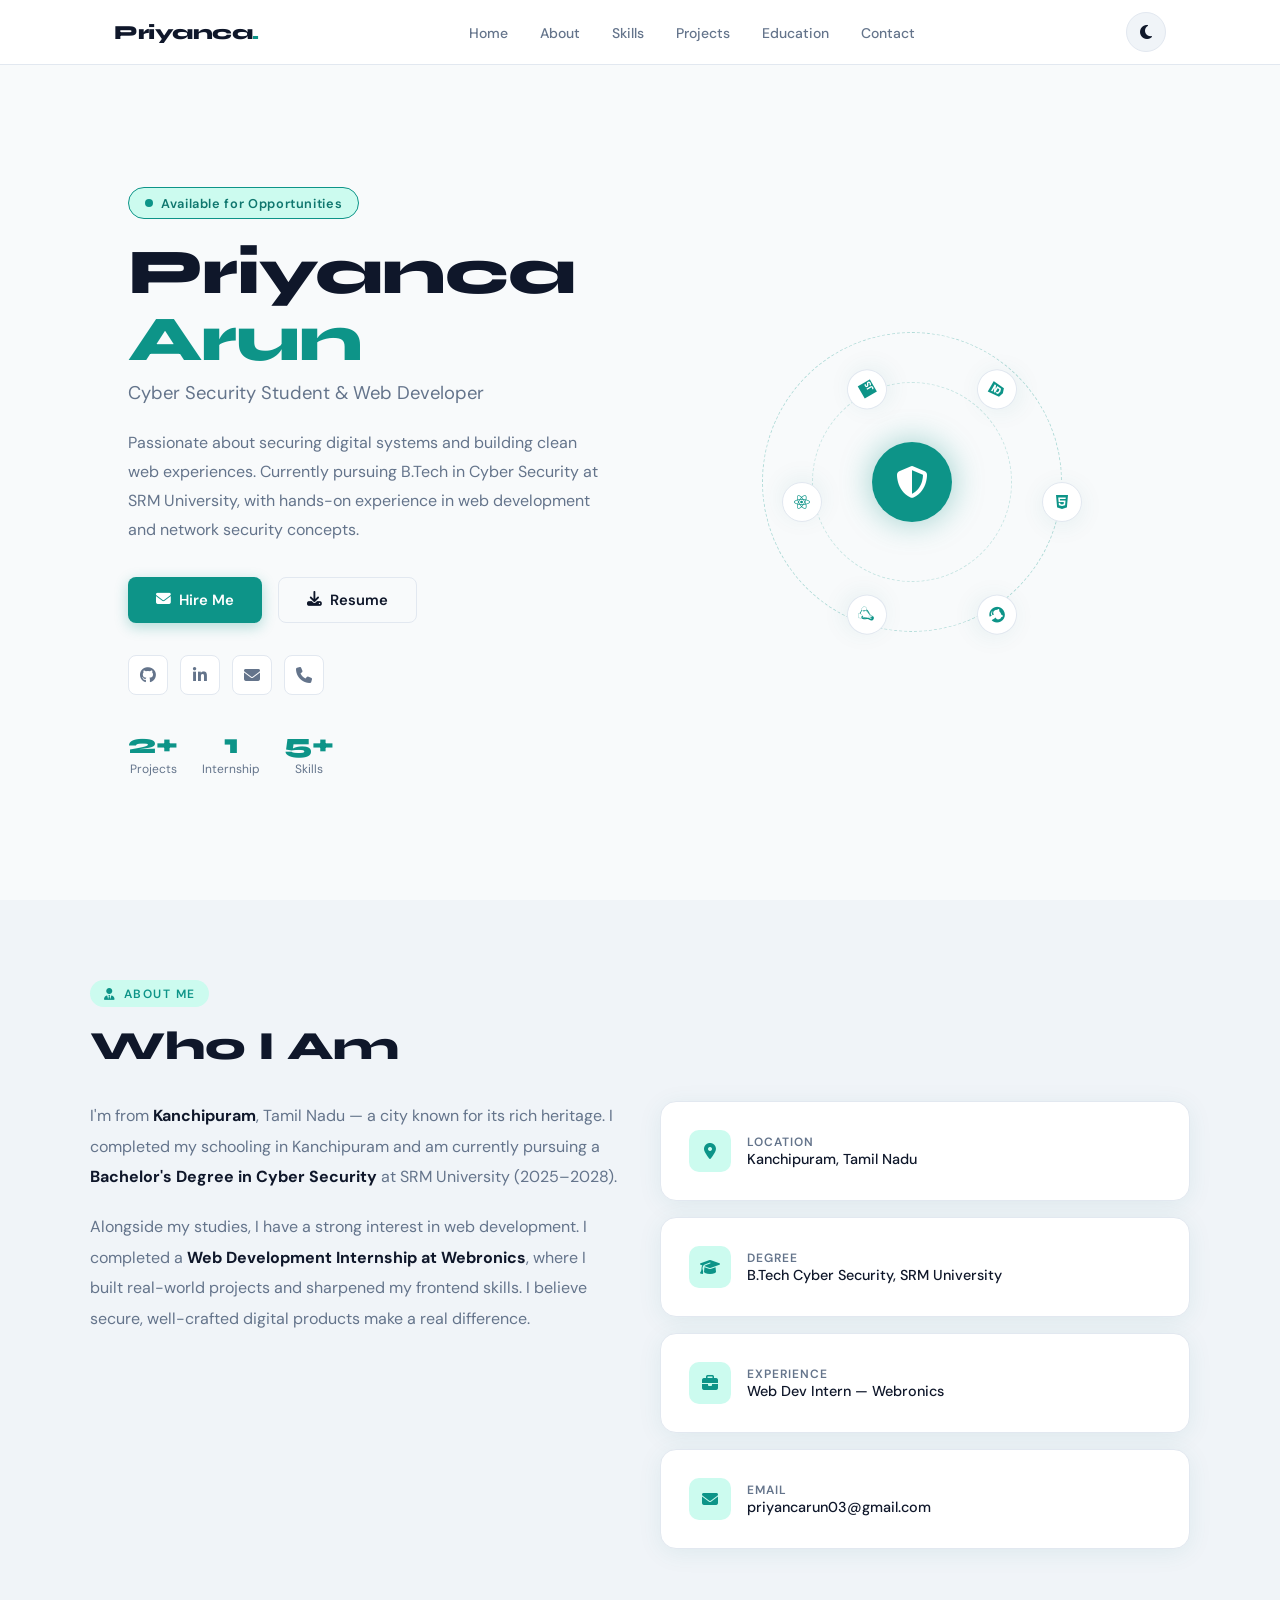
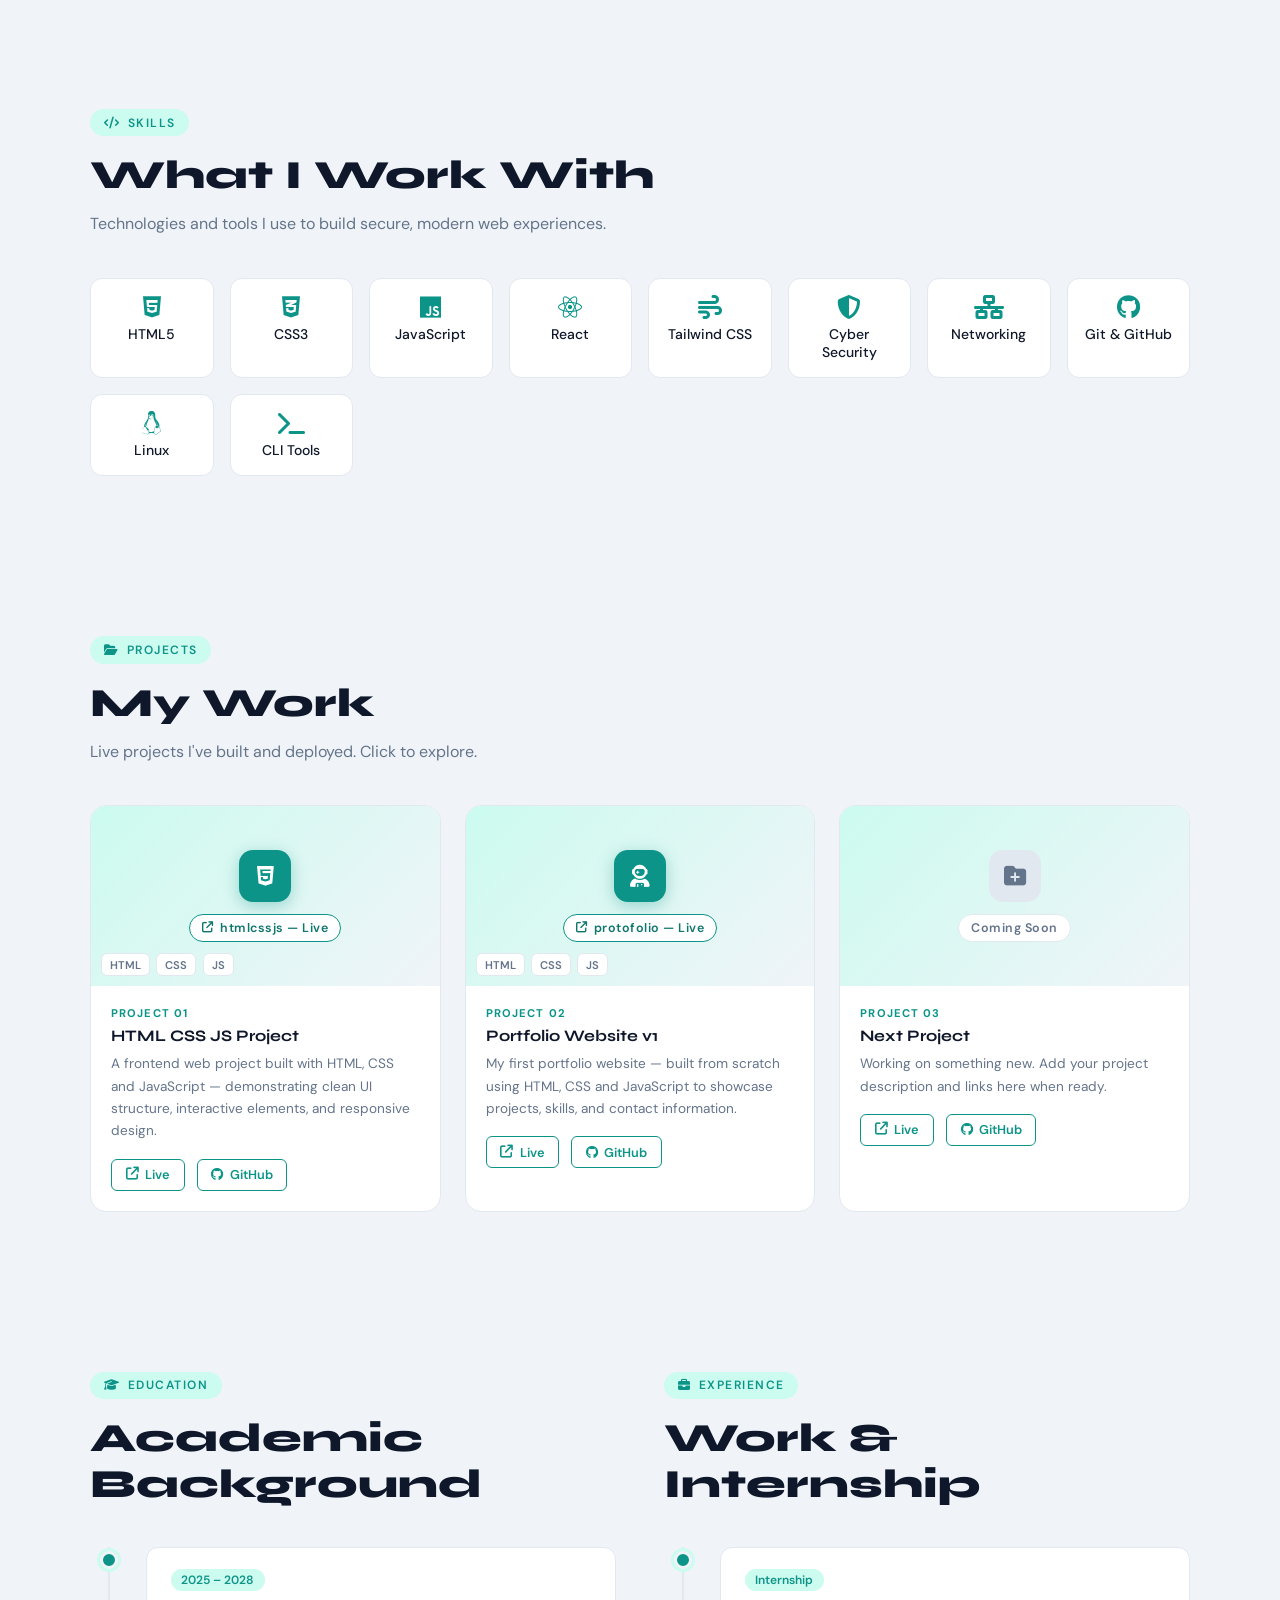
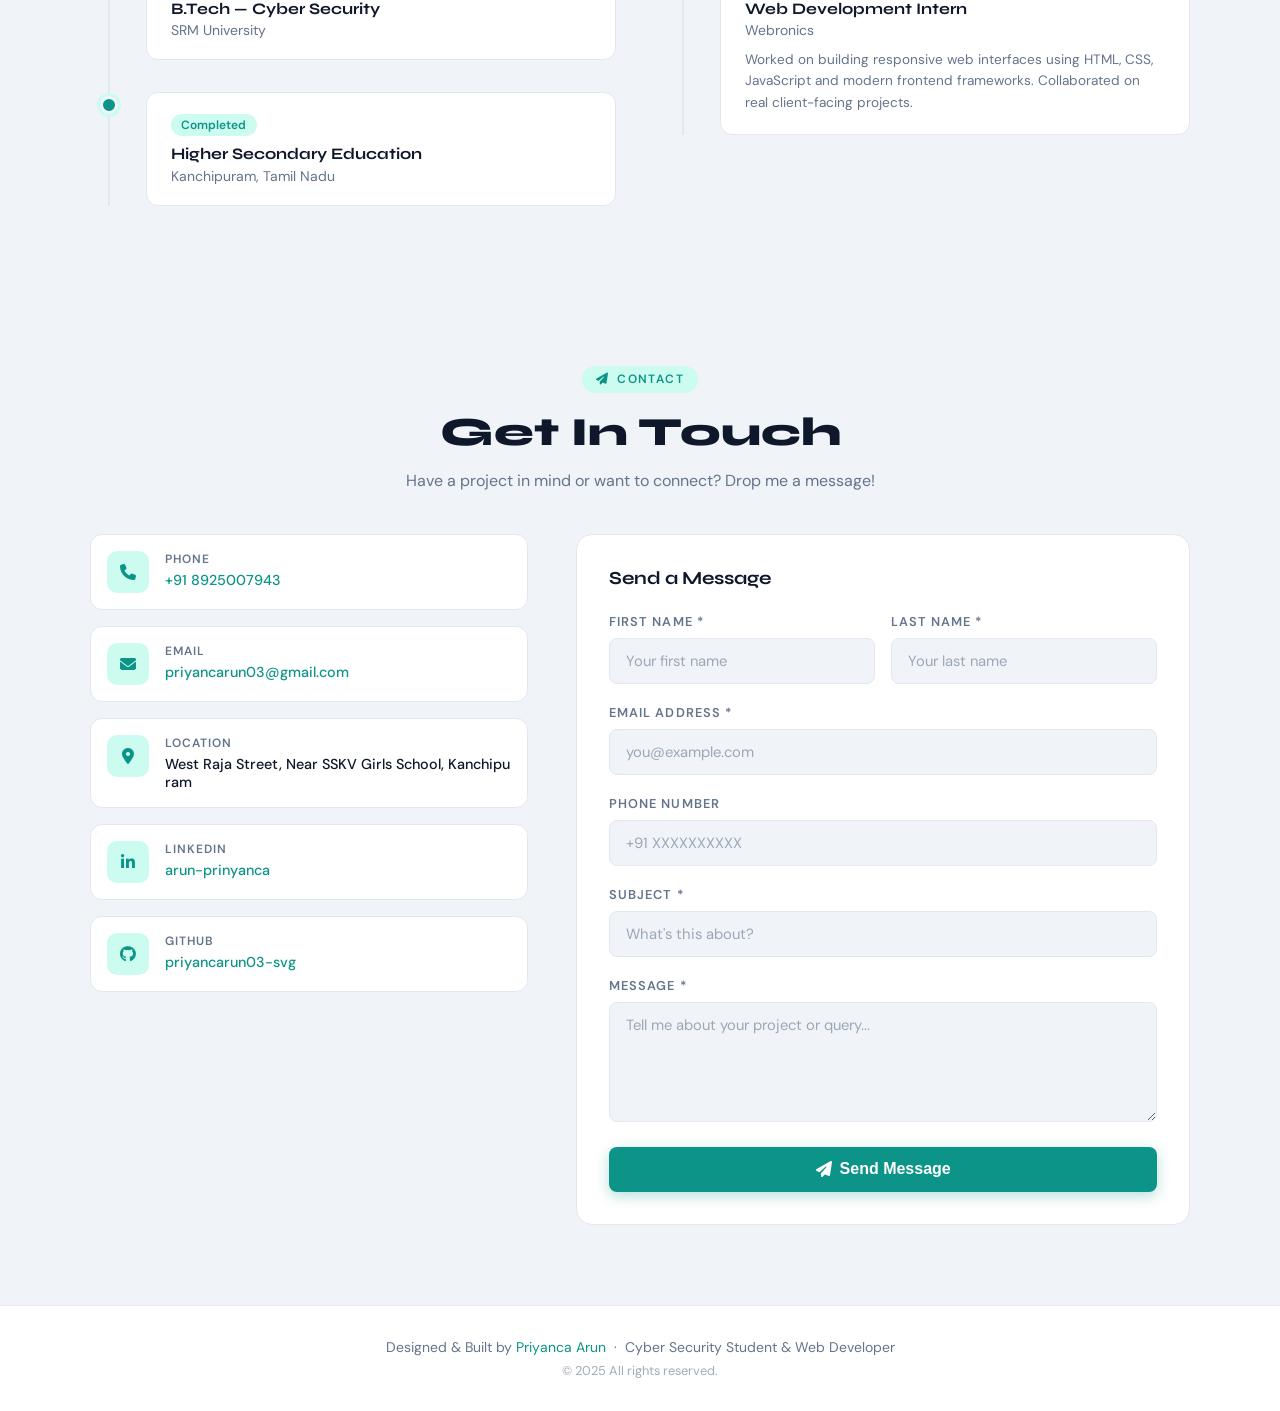
<file: index.html>
<!DOCTYPE html>
<html lang="en">
<head>
  <meta charset="UTF-8" />
  <meta name="viewport" content="width=device-width, initial-scale=1.0" />
  <title>Priyanca Arun | Cyber Security</title>
  <link href="https://fonts.googleapis.com/css2?family=Syne:wght@400;600;700;800&family=DM+Sans:ital,wght@0,300;0,400;0,500;1,300&display=swap" rel="stylesheet" />
  <link rel="stylesheet" href="https://cdnjs.cloudflare.com/ajax/libs/font-awesome/6.5.0/css/all.min.css" />
  <style>
    :root {
      --bg:#f8fafb; --surface:#ffffff; --surface2:#f0f4f8;
      --border:#e2e8f0; --text:#0f172a; --text-muted:#64748b;
      --accent:#0d9488; --accent-light:#ccfbef; --accent-dark:#0f766e;
      --card-shadow:0 4px 24px rgba(15,118,110,0.08);
    }
    [data-theme="dark"] {
      --bg:#0a0f1a; --surface:#111827; --surface2:#1a2235;
      --border:#1e293b; --text:#f1f5f9; --text-muted:#94a3b8;
      --accent:#2dd4bf; --accent-light:#134e4a; --accent-dark:#5eead4;
      --card-shadow:0 4px 24px rgba(45,212,191,0.10);
    }
    *{box-sizing:border-box;margin:0;padding:0;}
    html{scroll-behavior:smooth;}
    body{font-family:'DM Sans',sans-serif;background:var(--bg);color:var(--text);transition:background .4s,color .4s;overflow-x:hidden;}
    ::-webkit-scrollbar{width:6px;} ::-webkit-scrollbar-track{background:var(--bg);} ::-webkit-scrollbar-thumb{background:var(--accent);border-radius:99px;}

    /* NAV */
    nav{position:fixed;top:0;left:0;right:0;background:var(--surface);border-bottom:1px solid var(--border);z-index:100;backdrop-filter:blur(12px);}
    .nav-inner{max-width:1100px;margin:0 auto;padding:0 1.5rem;height:64px;display:flex;align-items:center;justify-content:space-between;}
    .nav-logo{font-family:'Syne',sans-serif;font-weight:800;font-size:1.25rem;color:var(--text);letter-spacing:-.5px;}
    .nav-logo span{color:var(--accent);}
    .nav-links{display:flex;gap:2rem;list-style:none;}
    .nav-links a{font-size:.875rem;font-weight:500;color:var(--text-muted);text-decoration:none;transition:color .2s;position:relative;}
    .nav-links a::after{content:'';position:absolute;bottom:-4px;left:0;width:0;height:2px;background:var(--accent);transition:width .3s;}
    .nav-links a:hover{color:var(--accent);}
    .nav-links a:hover::after{width:100%;}
    .nav-controls{display:flex;gap:.5rem;align-items:center;flex-shrink:0;}
    #themeBtn{width:40px;height:40px;border-radius:50%;border:1.5px solid var(--border);background:var(--surface2);color:var(--text);cursor:pointer;display:flex;align-items:center;justify-content:center;font-size:1rem;transition:all .2s;flex-shrink:0;}
    #themeBtn:hover{border-color:var(--accent);color:var(--accent);}
    #menuBtn{display:none;width:40px;height:40px;border-radius:8px;border:1.5px solid var(--border);background:var(--surface2);color:var(--text);cursor:pointer;align-items:center;justify-content:center;font-size:1rem;flex-shrink:0;}

    /* MOBILE MENU — max-height slide, position:fixed, zero layout shift */
    #mobileMenu{
      position:fixed;top:64px;left:0;right:0;
      background:var(--surface);
      border-bottom:1px solid var(--border);
      z-index:99;
      max-height:0;
      overflow:hidden;
      transition:max-height .35s cubic-bezier(.4,0,.2,1);
    }
    #mobileMenu.open{ max-height:360px; }
    #mobileMenu a{display:block;font-size:1rem;font-weight:500;color:var(--text-muted);text-decoration:none;padding:.65rem 1.5rem;border-bottom:1px solid var(--border);transition:color .2s,background .2s;}
    #mobileMenu a:last-child{border-bottom:none;}
    #mobileMenu a:hover{color:var(--accent);background:var(--surface2);}

    /* LAYOUT */
    main{padding-top:64px;}
    section{padding:5rem 1.5rem;position:relative;z-index:1;}
    .container{max-width:1100px;margin:0 auto;}
    .section-label{display:inline-flex;align-items:center;gap:.5rem;font-size:.75rem;font-weight:600;letter-spacing:.12em;text-transform:uppercase;color:var(--accent);background:var(--accent-light);padding:.35rem .85rem;border-radius:99px;margin-bottom:1rem;}
    .section-title{font-family:'Syne',sans-serif;font-size:clamp(1.75rem,4vw,2.5rem);font-weight:800;color:var(--text);line-height:1.15;margin-bottom:.75rem;}
    .section-sub{color:var(--text-muted);font-size:1rem;max-width:540px;line-height:1.7;}

    /* HERO */
    #hero{min-height:calc(100vh - 64px);display:flex;align-items:center;background:var(--bg);padding:4rem 1.5rem;}
    .hero-grid{display:grid;grid-template-columns:1fr 1fr;gap:4rem;align-items:center;}
    .hero-badge{display:inline-flex;align-items:center;gap:.5rem;background:var(--accent-light);color:var(--accent-dark);border:1px solid var(--accent);padding:.4rem 1rem;border-radius:99px;font-size:.8rem;font-weight:600;letter-spacing:.05em;margin-bottom:1.25rem;}
    .hero-badge::before{content:'';width:8px;height:8px;border-radius:50%;background:var(--accent);animation:pulse 1.8s infinite;}
    @keyframes pulse{0%,100%{opacity:1;transform:scale(1);}50%{opacity:.5;transform:scale(1.4);}}
    .hero-name{font-family:'Syne',sans-serif;font-size:clamp(2.5rem,6vw,4rem);font-weight:800;color:var(--text);line-height:1.05;letter-spacing:-1px;margin-bottom:.5rem;}
    .hero-name span{color:var(--accent);}
    .hero-role{font-size:1.15rem;color:var(--text-muted);font-weight:400;margin-bottom:1.5rem;}
    .hero-desc{color:var(--text-muted);font-size:1rem;line-height:1.8;margin-bottom:2rem;max-width:480px;}
    .hero-cta{display:flex;gap:1rem;flex-wrap:wrap;}
    .btn-primary{display:inline-flex;align-items:center;gap:.5rem;background:var(--accent);color:#fff;padding:.75rem 1.75rem;border-radius:8px;font-weight:600;font-size:.925rem;text-decoration:none;border:none;cursor:pointer;transition:all .2s;box-shadow:0 4px 14px rgba(13,148,136,.3);}
    .btn-primary:hover{background:var(--accent-dark);transform:translateY(-2px);box-shadow:0 8px 20px rgba(13,148,136,.4);}
    .btn-outline{display:inline-flex;align-items:center;gap:.5rem;background:transparent;color:var(--text);padding:.75rem 1.75rem;border-radius:8px;font-weight:600;font-size:.925rem;text-decoration:none;border:1.5px solid var(--border);cursor:pointer;transition:all .2s;}
    .btn-outline:hover{border-color:var(--accent);color:var(--accent);transform:translateY(-2px);}
    .hero-socials{display:flex;gap:.75rem;margin-top:2rem;}
    .social-link{width:40px;height:40px;border-radius:8px;border:1.5px solid var(--border);background:var(--surface);color:var(--text-muted);display:flex;align-items:center;justify-content:center;font-size:1rem;text-decoration:none;transition:all .2s;}
    .social-link:hover{border-color:var(--accent);color:var(--accent);transform:translateY(-2px);}
    .hero-visual{display:flex;justify-content:center;align-items:center;}
    .hero-visual-inner{position:relative;width:300px;height:300px;}
    .hv-ring{position:absolute;border-radius:50%;border:1.5px dashed var(--accent);opacity:.3;top:50%;left:50%;transform:translate(-50%,-50%);}
    .hv-ring-1{width:300px;height:300px;animation:spin 18s linear infinite;}
    .hv-ring-2{width:200px;height:200px;animation:spin 12s linear infinite reverse;opacity:.2;}
    @keyframes spin{to{transform:translate(-50%,-50%) rotate(360deg);}}
    .hv-center{position:absolute;top:50%;left:50%;transform:translate(-50%,-50%);width:80px;height:80px;border-radius:50%;background:var(--accent);display:flex;align-items:center;justify-content:center;color:#fff;font-size:2rem;box-shadow:0 0 32px rgba(13,148,136,.4);}
    .hv-orbit{position:absolute;top:50%;left:50%;width:0;height:0;}
    .hv-orbit span{position:absolute;width:40px;height:40px;border-radius:50%;background:var(--surface);border:1.5px solid var(--border);display:flex;align-items:center;justify-content:center;color:var(--accent);font-size:1rem;transform:rotate(calc(-1 * var(--deg))) translateX(130px);animation:counter-spin 10s linear infinite var(--delay);box-shadow:var(--card-shadow);}
    @keyframes counter-spin{to{transform:rotate(calc(-1 * var(--deg) - 360deg)) translateX(130px);}}
    .hero-stats{display:flex;gap:1.5rem;margin-top:2rem;}
    .stat-item{text-align:center;}
    .stat-num{font-family:'Syne',sans-serif;font-size:1.75rem;font-weight:800;color:var(--accent);}
    .stat-label{font-size:.75rem;color:var(--text-muted);}

    /* CARDS */
    .card{background:var(--surface);border:1px solid var(--border);border-radius:16px;padding:1.75rem;box-shadow:var(--card-shadow);transition:transform .25s,box-shadow .25s,border-color .25s;}
    .card:hover{transform:translateY(-4px);box-shadow:0 12px 32px rgba(13,148,136,.14);border-color:var(--accent);}
    .contact-icon{width:42px;height:42px;border-radius:10px;background:var(--accent-light);color:var(--accent);display:flex;align-items:center;justify-content:center;font-size:1rem;flex-shrink:0;}

    /* SKILLS */
    #skills{background:var(--surface2);}
    .skills-grid{display:grid;grid-template-columns:repeat(auto-fill,minmax(120px,1fr));gap:1rem;margin-top:2.5rem;}
    .skill-chip{background:var(--surface);border:1px solid var(--border);border-radius:12px;padding:1rem .75rem;text-align:center;font-size:.875rem;font-weight:500;color:var(--text);transition:all .25s;cursor:default;}
    .skill-chip i{display:block;font-size:1.5rem;margin-bottom:.4rem;color:var(--accent);}
    .skill-chip:hover{background:var(--accent);color:#fff;border-color:var(--accent);transform:translateY(-3px);box-shadow:0 6px 16px rgba(13,148,136,.25);}
    .skill-chip:hover i{color:#fff;}

    /* PROJECTS */
    .projects-grid{display:grid;grid-template-columns:repeat(auto-fill,minmax(320px,1fr));gap:1.5rem;margin-top:2.5rem;}
    .project-card{background:var(--surface);border:1px solid var(--border);border-radius:16px;overflow:hidden;transition:all .25s;}
    .project-card:hover{transform:translateY(-5px);box-shadow:0 16px 40px rgba(13,148,136,.15);border-color:var(--accent);}
    .project-preview{height:180px;background:var(--surface2);display:flex;align-items:center;justify-content:center;overflow:hidden;position:relative;}
    .project-banner{width:100%;height:100%;display:flex;flex-direction:column;align-items:center;justify-content:center;gap:.75rem;text-decoration:none;position:relative;overflow:hidden;}
    .project-banner::before{content:'';position:absolute;inset:0;background:linear-gradient(135deg,var(--accent-light) 0%,var(--surface2) 100%);}
    .project-banner-icon{position:relative;z-index:1;width:52px;height:52px;border-radius:14px;background:var(--accent);display:flex;align-items:center;justify-content:center;color:#fff;font-size:1.4rem;box-shadow:0 4px 16px rgba(13,148,136,.35);}
    .project-banner-label{position:relative;z-index:1;display:flex;align-items:center;gap:.4rem;font-size:.78rem;font-weight:600;color:var(--accent-dark);background:var(--surface);padding:.3rem .75rem;border-radius:99px;border:1px solid var(--accent);letter-spacing:.04em;}
    [data-theme="dark"] .project-banner-label{color:var(--accent);}
    .project-banner-chips{position:absolute;bottom:10px;left:10px;display:flex;gap:.4rem;z-index:1;}
    .project-banner-chip{font-size:.7rem;font-weight:600;background:var(--surface);color:var(--text-muted);padding:.2rem .5rem;border-radius:6px;border:1px solid var(--border);}
    .project-body{padding:1.25rem;}
    .project-num{font-size:.7rem;font-weight:700;letter-spacing:.1em;text-transform:uppercase;color:var(--accent);margin-bottom:.4rem;}
    .project-title{font-family:'Syne',sans-serif;font-size:1rem;font-weight:700;color:var(--text);margin-bottom:.5rem;}
    .project-desc{font-size:.85rem;color:var(--text-muted);line-height:1.65;margin-bottom:1rem;}
    .project-links{display:flex;gap:.75rem;}
    .project-link{display:inline-flex;align-items:center;gap:.4rem;font-size:.8rem;font-weight:600;color:var(--accent);text-decoration:none;padding:.4rem .85rem;border:1px solid var(--accent);border-radius:6px;transition:all .2s;}
    .project-link:hover{background:var(--accent);color:#fff;}

    /* TIMELINE */
    #education{background:var(--surface2);}
    .timeline{margin-top:2.5rem;position:relative;}
    .timeline::before{content:'';position:absolute;left:18px;top:0;bottom:0;width:2px;background:var(--border);}
    .timeline-item{padding-left:56px;position:relative;margin-bottom:2rem;}
    .timeline-item:last-child{margin-bottom:0;}
    .timeline-dot{position:absolute;left:10px;top:4px;width:18px;height:18px;border-radius:50%;background:var(--accent);border:3px solid var(--surface2);box-shadow:0 0 0 3px var(--accent-light);}
    .timeline-card{background:var(--surface);border:1px solid var(--border);border-radius:12px;padding:1.25rem 1.5rem;transition:border-color .2s,box-shadow .2s;}
    .timeline-card:hover{border-color:var(--accent);box-shadow:var(--card-shadow);}
    .timeline-date{display:inline-block;font-size:.75rem;font-weight:600;color:var(--accent);background:var(--accent-light);padding:.2rem .65rem;border-radius:99px;margin-bottom:.5rem;}
    .timeline-title{font-family:'Syne',sans-serif;font-size:1rem;font-weight:700;color:var(--text);}
    .timeline-sub{font-size:.875rem;color:var(--text-muted);margin-top:.2rem;}

    /* CONTACT */
    .contact-grid{display:grid;grid-template-columns:1fr 1.4fr;gap:3rem;margin-top:2.5rem;align-items:start;}
    .contact-info-item{display:flex;align-items:flex-start;gap:1rem;padding:1rem;background:var(--surface);border:1px solid var(--border);border-radius:12px;margin-bottom:1rem;transition:border-color .2s;}
    .contact-info-item:hover{border-color:var(--accent);}
    .contact-info-label{font-size:.75rem;font-weight:600;text-transform:uppercase;letter-spacing:.08em;color:var(--text-muted);margin-bottom:.25rem;}
    .contact-info-value{font-size:.9rem;font-weight:500;color:var(--text);word-break:break-all;}
    .contact-info-value a{color:var(--accent);text-decoration:none;}
    .contact-info-value a:hover{text-decoration:underline;}
    .contact-form{background:var(--surface);border:1px solid var(--border);border-radius:16px;padding:2rem;}
    .form-group{margin-bottom:1.25rem;}
    .form-label{display:block;font-size:.8rem;font-weight:600;text-transform:uppercase;letter-spacing:.08em;color:var(--text-muted);margin-bottom:.5rem;}
    .form-input,.form-textarea{width:100%;background:var(--surface2);border:1.5px solid var(--border);border-radius:8px;padding:.75rem 1rem;font-family:'DM Sans',sans-serif;font-size:.925rem;color:var(--text);outline:none;transition:border-color .2s,box-shadow .2s;}
    .form-input::placeholder,.form-textarea::placeholder{color:var(--text-muted);opacity:.6;}
    .form-input:focus,.form-textarea:focus{border-color:var(--accent);box-shadow:0 0 0 3px rgba(13,148,136,.12);}
    .form-input.error,.form-textarea.error{border-color:#ef4444;box-shadow:0 0 0 3px rgba(239,68,68,.1);}
    .form-textarea{resize:vertical;min-height:120px;}
    .form-error{display:none;font-size:.78rem;color:#ef4444;margin-top:.3rem;}
    .form-error.show{display:block;}
    .form-success{display:none;background:#dcfce7;border:1px solid #86efac;color:#166534;border-radius:8px;padding:.75rem 1rem;font-size:.9rem;margin-bottom:1rem;}
    .form-success.show{display:block;}
    [data-theme="dark"] .form-success{background:#052e16;border-color:#166534;color:#86efac;}

    /* FOOTER */
    footer{background:var(--surface);border-top:1px solid var(--border);padding:2rem 1.5rem;text-align:center;color:var(--text-muted);font-size:.875rem;}
    footer span{color:var(--accent);}

    /* ANIMATIONS */
    .fade-up{opacity:0;transform:translateY(30px);transition:opacity .6s ease,transform .6s ease;}
    .fade-up.visible{opacity:1;transform:translateY(0);}
    .fade-up:nth-child(2){transition-delay:.1s;}
    .fade-up:nth-child(3){transition-delay:.2s;}
    .fade-up:nth-child(4){transition-delay:.3s;}

    /* RESPONSIVE */
    @media(max-width:768px){
      .hero-grid{grid-template-columns:1fr;text-align:center;}
      .hero-photo-wrap{order:-1;}
      .hero-cta{justify-content:center;}
      .hero-socials{justify-content:center;}
      .hero-stats{justify-content:center;}
      .contact-grid{grid-template-columns:1fr;}
      .nav-links{display:none;}
      #menuBtn{display:flex;}
      .projects-grid{grid-template-columns:1fr;}
    }
    @media(max-width:480px){
      section{padding:3rem 1rem;}
      .skills-grid{grid-template-columns:repeat(auto-fill,minmax(100px,1fr));}
    }
  </style>
</head>
<body>

<nav>
  <div class="nav-inner">
    <div class="nav-logo">Priyanca<span>.</span></div>
    <ul class="nav-links">
      <li><a href="#hero">Home</a></li>
      <li><a href="#about">About</a></li>
      <li><a href="#skills">Skills</a></li>
      <li><a href="#projects">Projects</a></li>
      <li><a href="#education">Education</a></li>
      <li><a href="#contact">Contact</a></li>
    </ul>
    <div class="nav-controls">
      <button id="themeBtn" title="Toggle theme" aria-label="Toggle theme">
        <i id="themeBtnIcon" class="fa-solid fa-moon"></i>
      </button>
      <button id="menuBtn" aria-label="Open menu" aria-expanded="false">
        <i class="fa-solid fa-bars"></i>
      </button>
    </div>
  </div>
</nav>

<div id="mobileMenu">
  <a href="#hero">Home</a>
  <a href="#about">About</a>
  <a href="#skills">Skills</a>
  <a href="#projects">Projects</a>
  <a href="#education">Education</a>
  <a href="#contact">Contact</a>
</div>

<main>

<!-- HERO -->
<section id="hero">
  <div class="container">
    <div class="hero-grid">
      <div>
        <div class="hero-badge">Available for Opportunities</div>
        <h1 class="hero-name">Priyanca<br><span>Arun</span></h1>
        <p class="hero-role">Cyber Security Student &amp; Web Developer</p>
        <p class="hero-desc">
          Passionate about securing digital systems and building clean web experiences.
          Currently pursuing B.Tech in Cyber Security at SRM University,
          with hands-on experience in web development and network security concepts.
        </p>
        <div class="hero-cta">
          <a href="#contact" class="btn-primary"><i class="fa-solid fa-envelope"></i> Hire Me</a>
          <a href="#" class="btn-outline"><i class="fa-solid fa-download"></i> Resume</a>
        </div>
        <div class="hero-socials">
          <a href="https://github.com/priyancarun03-svg" target="_blank" class="social-link" title="GitHub"><i class="fa-brands fa-github"></i></a>
          <a href="https://www.linkedin.com/in/arun-prinyanca-3214a4372" target="_blank" class="social-link" title="LinkedIn"><i class="fa-brands fa-linkedin-in"></i></a>
          <a href="mailto:priyancarun03@gmail.com" class="social-link" title="Email"><i class="fa-solid fa-envelope"></i></a>
          <a href="tel:8925007943" class="social-link" title="Phone"><i class="fa-solid fa-phone"></i></a>
        </div>
        <div class="hero-stats">
          <div class="stat-item"><div class="stat-num">2+</div><div class="stat-label">Projects</div></div>
          <div class="stat-item"><div class="stat-num">1</div><div class="stat-label">Internship</div></div>
          <div class="stat-item"><div class="stat-num">5+</div><div class="stat-label">Skills</div></div>
        </div>
      </div>
      <div class="hero-visual">
        <div class="hero-visual-inner">
          <div class="hv-ring hv-ring-1"></div>
          <div class="hv-ring hv-ring-2"></div>
          <div class="hv-center"><i class="fa-solid fa-shield-halved"></i></div>
          <div class="hv-orbit" style="--deg:0deg;  --delay:0s"><span><i class="fa-brands fa-html5"></i></span></div>
          <div class="hv-orbit" style="--deg:60deg; --delay:-.6s"><span><i class="fa-brands fa-css3-alt"></i></span></div>
          <div class="hv-orbit" style="--deg:120deg;--delay:-1.2s"><span><i class="fa-brands fa-js"></i></span></div>
          <div class="hv-orbit" style="--deg:180deg;--delay:-1.8s"><span><i class="fa-brands fa-react"></i></span></div>
          <div class="hv-orbit" style="--deg:240deg;--delay:-2.4s"><span><i class="fa-brands fa-linux"></i></span></div>
          <div class="hv-orbit" style="--deg:300deg;--delay:-3s"><span><i class="fa-brands fa-github"></i></span></div>
        </div>
      </div>
    </div>
  </div>
</section>

<!-- ABOUT -->
<section id="about" style="background:var(--surface2);">
  <div class="container">
    <div class="fade-up">
      <div class="section-label"><i class="fa-solid fa-user-tie"></i> About Me</div>
      <h2 class="section-title">Who I Am</h2>
    </div>
    <div style="display:grid;grid-template-columns:1fr 1fr;gap:2.5rem;margin-top:2rem;" class="fade-up about-grid">
      <div>
        <p style="color:var(--text-muted);line-height:1.9;font-size:1rem;margin-bottom:1.25rem;">
          I'm from <strong style="color:var(--text);">Kanchipuram</strong>, Tamil Nadu — a city known for its rich heritage.
          I completed my schooling in Kanchipuram and am currently pursuing a
          <strong style="color:var(--text);">Bachelor's Degree in Cyber Security</strong> at SRM University (2025–2028).
        </p>
        <p style="color:var(--text-muted);line-height:1.9;font-size:1rem;">
          Alongside my studies, I have a strong interest in web development.
          I completed a <strong style="color:var(--text);">Web Development Internship at Webronics</strong>,
          where I built real-world projects and sharpened my frontend skills.
          I believe secure, well-crafted digital products make a real difference.
        </p>
      </div>
      <div style="display:flex;flex-direction:column;gap:1rem;">
        <div class="card" style="display:flex;align-items:center;gap:1rem;">
          <div class="contact-icon"><i class="fa-solid fa-map-marker-alt"></i></div>
          <div>
            <div style="font-size:.75rem;color:var(--text-muted);font-weight:600;text-transform:uppercase;letter-spacing:.08em;">Location</div>
            <div style="font-size:.9rem;color:var(--text);font-weight:500;">Kanchipuram, Tamil Nadu</div>
          </div>
        </div>
        <div class="card" style="display:flex;align-items:center;gap:1rem;">
          <div class="contact-icon"><i class="fa-solid fa-graduation-cap"></i></div>
          <div>
            <div style="font-size:.75rem;color:var(--text-muted);font-weight:600;text-transform:uppercase;letter-spacing:.08em;">Degree</div>
            <div style="font-size:.9rem;color:var(--text);font-weight:500;">B.Tech Cyber Security, SRM University</div>
          </div>
        </div>
        <div class="card" style="display:flex;align-items:center;gap:1rem;">
          <div class="contact-icon"><i class="fa-solid fa-briefcase"></i></div>
          <div>
            <div style="font-size:.75rem;color:var(--text-muted);font-weight:600;text-transform:uppercase;letter-spacing:.08em;">Experience</div>
            <div style="font-size:.9rem;color:var(--text);font-weight:500;">Web Dev Intern — Webronics</div>
          </div>
        </div>
        <div class="card" style="display:flex;align-items:center;gap:1rem;">
          <div class="contact-icon"><i class="fa-solid fa-envelope"></i></div>
          <div>
            <div style="font-size:.75rem;color:var(--text-muted);font-weight:600;text-transform:uppercase;letter-spacing:.08em;">Email</div>
            <div style="font-size:.9rem;color:var(--text);font-weight:500;">priyancarun03@gmail.com</div>
          </div>
        </div>
      </div>
    </div>
  </div>
</section>

<!-- SKILLS -->
<section id="skills">
  <div class="container">
    <div class="fade-up">
      <div class="section-label"><i class="fa-solid fa-code"></i> Skills</div>
      <h2 class="section-title">What I Work With</h2>
      <p class="section-sub">Technologies and tools I use to build secure, modern web experiences.</p>
    </div>
    <div class="skills-grid">
      <div class="skill-chip fade-up"><i class="fa-brands fa-html5"></i>HTML5</div>
      <div class="skill-chip fade-up"><i class="fa-brands fa-css3-alt"></i>CSS3</div>
      <div class="skill-chip fade-up"><i class="fa-brands fa-js"></i>JavaScript</div>
      <div class="skill-chip fade-up"><i class="fa-brands fa-react"></i>React</div>
      <div class="skill-chip fade-up"><i class="fa-solid fa-wind"></i>Tailwind CSS</div>
      <div class="skill-chip fade-up"><i class="fa-solid fa-shield-halved"></i>Cyber Security</div>
      <div class="skill-chip fade-up"><i class="fa-solid fa-network-wired"></i>Networking</div>
      <div class="skill-chip fade-up"><i class="fa-brands fa-github"></i>Git &amp; GitHub</div>
      <div class="skill-chip fade-up"><i class="fa-brands fa-linux"></i>Linux</div>
      <div class="skill-chip fade-up"><i class="fa-solid fa-terminal"></i>CLI Tools</div>
    </div>
  </div>
</section>

<!-- PROJECTS -->
<section id="projects" style="background:var(--surface2);">
  <div class="container">
    <div class="fade-up">
      <div class="section-label"><i class="fa-solid fa-folder-open"></i> Projects</div>
      <h2 class="section-title">My Work</h2>
      <p class="section-sub">Live projects I've built and deployed. Click to explore.</p>
    </div>
    <div class="projects-grid">
      <div class="project-card fade-up">
        <div class="project-preview">
          <a href="https://priyancarun03-svg.github.io/htmlcssjs/" target="_blank" class="project-banner">
            <div class="project-banner-icon"><i class="fa-brands fa-html5"></i></div>
            <div class="project-banner-label"><i class="fa-solid fa-arrow-up-right-from-square" style="font-size:.7rem;"></i> htmlcssjs — Live</div>
            <div class="project-banner-chips">
              <span class="project-banner-chip">HTML</span>
              <span class="project-banner-chip">CSS</span>
              <span class="project-banner-chip">JS</span>
            </div>
          </a>
        </div>
        <div class="project-body">
          <div class="project-num">Project 01</div>
          <div class="project-title">HTML CSS JS Project</div>
          <p class="project-desc">A frontend web project built with HTML, CSS and JavaScript — demonstrating clean UI structure, interactive elements, and responsive design.</p>
          <div class="project-links">
            <a href="https://priyancarun03-svg.github.io/htmlcssjs/" target="_blank" class="project-link"><i class="fa-solid fa-arrow-up-right-from-square"></i> Live</a>
            <a href="https://github.com/priyancarun03-svg" target="_blank" class="project-link"><i class="fa-brands fa-github"></i> GitHub</a>
          </div>
        </div>
      </div>

      <div class="project-card fade-up">
        <div class="project-preview">
          <a href="https://priyancarun03-svg.github.io/protofolio/" target="_blank" class="project-banner">
            <div class="project-banner-icon"><i class="fa-solid fa-user-astronaut"></i></div>
            <div class="project-banner-label"><i class="fa-solid fa-arrow-up-right-from-square" style="font-size:.7rem;"></i> protofolio — Live</div>
            <div class="project-banner-chips">
              <span class="project-banner-chip">HTML</span>
              <span class="project-banner-chip">CSS</span>
              <span class="project-banner-chip">JS</span>
            </div>
          </a>
        </div>
        <div class="project-body">
          <div class="project-num">Project 02</div>
          <div class="project-title">Portfolio Website v1</div>
          <p class="project-desc">My first portfolio website — built from scratch using HTML, CSS and JavaScript to showcase projects, skills, and contact information.</p>
          <div class="project-links">
            <a href="https://priyancarun03-svg.github.io/protofolio/" target="_blank" class="project-link"><i class="fa-solid fa-arrow-up-right-from-square"></i> Live</a>
            <a href="https://github.com/priyancarun03-svg" target="_blank" class="project-link"><i class="fa-brands fa-github"></i> GitHub</a>
          </div>
        </div>
      </div>

      <div class="project-card fade-up">
        <div class="project-preview">
          <div class="project-banner" style="cursor:default;">
            <div class="project-banner-icon" style="background:var(--border);box-shadow:none;"><i class="fa-solid fa-folder-plus" style="color:var(--text-muted);"></i></div>
            <div class="project-banner-label" style="border-color:var(--border);color:var(--text-muted);">Coming Soon</div>
          </div>
        </div>
        <div class="project-body">
          <div class="project-num">Project 03</div>
          <div class="project-title">Next Project</div>
          <p class="project-desc">Working on something new. Add your project description and links here when ready.</p>
          <div class="project-links">
            <a href="#" class="project-link"><i class="fa-solid fa-arrow-up-right-from-square"></i> Live</a>
            <a href="https://github.com/priyancarun03-svg" target="_blank" class="project-link"><i class="fa-brands fa-github"></i> GitHub</a>
          </div>
        </div>
      </div>
    </div>
  </div>
</section>

<!-- EDUCATION & EXPERIENCE -->
<section id="education">
  <div class="container">
    <div style="display:grid;grid-template-columns:1fr 1fr;gap:3rem;" class="edu-exp-grid">
      <div>
        <div class="fade-up">
          <div class="section-label"><i class="fa-solid fa-graduation-cap"></i> Education</div>
          <h2 class="section-title">Academic Background</h2>
        </div>
        <div class="timeline">
          <div class="timeline-item fade-up">
            <div class="timeline-dot"></div>
            <div class="timeline-card">
              <span class="timeline-date">2025 – 2028</span>
              <div class="timeline-title">B.Tech — Cyber Security</div>
              <div class="timeline-sub">SRM University</div>
            </div>
          </div>
          <div class="timeline-item fade-up">
            <div class="timeline-dot"></div>
            <div class="timeline-card">
              <span class="timeline-date">Completed</span>
              <div class="timeline-title">Higher Secondary Education</div>
              <div class="timeline-sub">Kanchipuram, Tamil Nadu</div>
            </div>
          </div>
        </div>
      </div>
      <div>
        <div class="fade-up">
          <div class="section-label"><i class="fa-solid fa-briefcase"></i> Experience</div>
          <h2 class="section-title">Work &amp; Internship</h2>
        </div>
        <div class="timeline">
          <div class="timeline-item fade-up">
            <div class="timeline-dot"></div>
            <div class="timeline-card">
              <span class="timeline-date">Internship</span>
              <div class="timeline-title">Web Development Intern</div>
              <div class="timeline-sub">Webronics</div>
              <p style="font-size:.85rem;color:var(--text-muted);margin-top:.6rem;line-height:1.6;">
                Worked on building responsive web interfaces using HTML, CSS, JavaScript and modern frontend frameworks. Collaborated on real client-facing projects.
              </p>
            </div>
          </div>
        </div>
      </div>
    </div>
  </div>
</section>

<!-- CONTACT -->
<section id="contact" style="background:var(--surface2);">
  <div class="container">
    <div class="fade-up" style="text-align:center;margin-bottom:.5rem;">
      <div class="section-label" style="display:inline-flex;"><i class="fa-solid fa-paper-plane"></i> Contact</div>
      <h2 class="section-title">Get In Touch</h2>
      <p class="section-sub" style="margin:0 auto;">Have a project in mind or want to connect? Drop me a message!</p>
    </div>
    <div class="contact-grid">
      <div>
        <div class="contact-info-item fade-up">
          <div class="contact-icon"><i class="fa-solid fa-phone"></i></div>
          <div><div class="contact-info-label">Phone</div><div class="contact-info-value"><a href="tel:8925007943">+91 8925007943</a></div></div>
        </div>
        <div class="contact-info-item fade-up">
          <div class="contact-icon"><i class="fa-solid fa-envelope"></i></div>
          <div><div class="contact-info-label">Email</div><div class="contact-info-value"><a href="mailto:priyancarun03@gmail.com">priyancarun03@gmail.com</a></div></div>
        </div>
        <div class="contact-info-item fade-up">
          <div class="contact-icon"><i class="fa-solid fa-map-marker-alt"></i></div>
          <div><div class="contact-info-label">Location</div><div class="contact-info-value">West Raja Street, Near SSKV Girls School, Kanchipuram</div></div>
        </div>
        <div class="contact-info-item fade-up">
          <div class="contact-icon"><i class="fa-brands fa-linkedin-in"></i></div>
          <div><div class="contact-info-label">LinkedIn</div><div class="contact-info-value"><a href="https://www.linkedin.com/in/arun-prinyanca-3214a4372" target="_blank">arun-prinyanca</a></div></div>
        </div>
        <div class="contact-info-item fade-up">
          <div class="contact-icon"><i class="fa-brands fa-github"></i></div>
          <div><div class="contact-info-label">GitHub</div><div class="contact-info-value"><a href="https://github.com/priyancarun03-svg" target="_blank">priyancarun03-svg</a></div></div>
        </div>
      </div>
      <div class="contact-form fade-up">
        <h3 style="font-family:'Syne',sans-serif;font-size:1.15rem;font-weight:700;color:var(--text);margin-bottom:1.5rem;">Send a Message</h3>
        <div class="form-success" id="formSuccess"><i class="fa-solid fa-circle-check"></i> Message sent! I'll get back to you soon.</div>
        <form id="contactForm" novalidate>
          <div style="display:grid;grid-template-columns:1fr 1fr;gap:1rem;">
            <div class="form-group">
              <label class="form-label" for="fname">First Name *</label>
              <input type="text" id="fname" class="form-input" placeholder="Your first name" />
              <span class="form-error" id="fnameErr">Please enter your first name.</span>
            </div>
            <div class="form-group">
              <label class="form-label" for="lname">Last Name *</label>
              <input type="text" id="lname" class="form-input" placeholder="Your last name" />
              <span class="form-error" id="lnameErr">Please enter your last name.</span>
            </div>
          </div>
          <div class="form-group">
            <label class="form-label" for="email">Email Address *</label>
            <input type="email" id="email" class="form-input" placeholder="you@example.com" />
            <span class="form-error" id="emailErr">Please enter a valid email address.</span>
          </div>
          <div class="form-group">
            <label class="form-label" for="phone">Phone Number</label>
            <input type="tel" id="phone" class="form-input" placeholder="+91 XXXXXXXXXX" />
            <span class="form-error" id="phoneErr">Please enter a valid 10-digit phone number.</span>
          </div>
          <div class="form-group">
            <label class="form-label" for="subject">Subject *</label>
            <input type="text" id="subject" class="form-input" placeholder="What's this about?" />
            <span class="form-error" id="subjectErr">Please enter a subject.</span>
          </div>
          <div class="form-group">
            <label class="form-label" for="message">Message *</label>
            <textarea id="message" class="form-textarea" placeholder="Tell me about your project or query..."></textarea>
            <span class="form-error" id="messageErr">Please enter a message (at least 20 characters).</span>
          </div>
          <button type="submit" class="btn-primary" style="width:100%;justify-content:center;font-size:1rem;padding:.85rem;">
            <i class="fa-solid fa-paper-plane"></i> Send Message
          </button>
        </form>
      </div>
    </div>
  </div>
</section>

</main>

<footer>
  <p>Designed &amp; Built by <span>Priyanca Arun</span> &nbsp;·&nbsp; Cyber Security Student &amp; Web Developer</p>
  <p style="margin-top:.4rem;font-size:.8rem;opacity:.6;">© 2025 All rights reserved.</p>
</footer>

<script>
  /* THEME */
  const themeBtn = document.getElementById('themeBtn');
  const themeBtnIcon = document.getElementById('themeBtnIcon');
  let dark = false;
  themeBtn.addEventListener('click', () => {
    dark = !dark;
    document.documentElement.setAttribute('data-theme', dark ? 'dark' : '');
    themeBtnIcon.className = dark ? 'fa-solid fa-sun' : 'fa-solid fa-moon';
  });

  /* MOBILE MENU — toggle class only, CSS handles the animation */
  const menuBtn = document.getElementById('menuBtn');
  const mobileMenu = document.getElementById('mobileMenu');

  menuBtn.addEventListener('click', (e) => {
    e.stopPropagation();
    const opening = !mobileMenu.classList.contains('open');
    mobileMenu.classList.toggle('open', opening);
    menuBtn.setAttribute('aria-expanded', String(opening));
    menuBtn.innerHTML = opening
      ? '<i class="fa-solid fa-xmark"></i>'
      : '<i class="fa-solid fa-bars"></i>';
  });

  /* Close on any nav link click */
  mobileMenu.querySelectorAll('a').forEach(link => {
    link.addEventListener('click', () => {
      mobileMenu.classList.remove('open');
      menuBtn.setAttribute('aria-expanded', 'false');
      menuBtn.innerHTML = '<i class="fa-solid fa-bars"></i>';
    });
  });

  /* Close on outside click */
  document.addEventListener('click', (e) => {
    if (!mobileMenu.contains(e.target) && !menuBtn.contains(e.target)) {
      mobileMenu.classList.remove('open');
      menuBtn.setAttribute('aria-expanded', 'false');
      menuBtn.innerHTML = '<i class="fa-solid fa-bars"></i>';
    }
  });

  /* FADE UP */
  const observer = new IntersectionObserver(entries => {
    entries.forEach(e => { if (e.isIntersecting) e.target.classList.add('visible'); });
  }, { threshold: 0.12 });
  document.querySelectorAll('.fade-up').forEach(el => observer.observe(el));

  /* RESPONSIVE GRIDS */
  function checkResponsive() {
    const w = window.innerWidth;
    const ag = document.querySelector('.about-grid');
    const eg = document.querySelector('.edu-exp-grid');
    if (ag) ag.style.gridTemplateColumns = w < 768 ? '1fr' : '1fr 1fr';
    if (eg) eg.style.gridTemplateColumns = w < 768 ? '1fr' : '1fr 1fr';
  }
  checkResponsive();
  window.addEventListener('resize', checkResponsive);

  /* FORM */
  function setError(inputId, errId, show) {
    document.getElementById(inputId).classList.toggle('error', show);
    document.getElementById(errId).classList.toggle('show', show);
    return show;
  }
  const validateEmail = v => /^[^\s@]+@[^\s@]+\.[^\s@]+$/.test(v);
  const validatePhone = v => !v || /^[0-9]{10}$/.test(v.replace(/[\s\-+]/g,''));

  ['fname','lname','subject'].forEach(id => {
    document.getElementById(id).addEventListener('blur', () =>
      setError(id, id+'Err', !document.getElementById(id).value.trim()));
  });
  document.getElementById('email').addEventListener('blur', () =>
    setError('email','emailErr', !validateEmail(document.getElementById('email').value.trim())));
  document.getElementById('phone').addEventListener('blur', () => {
    const v = document.getElementById('phone').value.trim();
    setError('phone','phoneErr', v && !validatePhone(v));
  });
  document.getElementById('message').addEventListener('blur', () =>
    setError('message','messageErr', document.getElementById('message').value.trim().length < 20));

  document.getElementById('contactForm').addEventListener('submit', e => {
    e.preventDefault();
    const g = id => document.getElementById(id).value.trim();
    let err = false;
    if (setError('fname','fnameErr', !g('fname'))) err = true;
    if (setError('lname','lnameErr', !g('lname'))) err = true;
    if (setError('email','emailErr', !validateEmail(g('email')))) err = true;
    if (g('phone') && setError('phone','phoneErr', !validatePhone(g('phone')))) err = true;
    if (setError('subject','subjectErr', !g('subject'))) err = true;
    if (setError('message','messageErr', g('message').length < 20)) err = true;
    if (!err) {
      document.getElementById('formSuccess').classList.add('show');
      e.target.reset();
      ['fname','lname','email','phone','subject','message'].forEach(id =>
        document.getElementById(id).classList.remove('error'));
      setTimeout(() => document.getElementById('formSuccess').classList.remove('show'), 5000);
    }
  });
</script>
</body>
</html>
</file>
